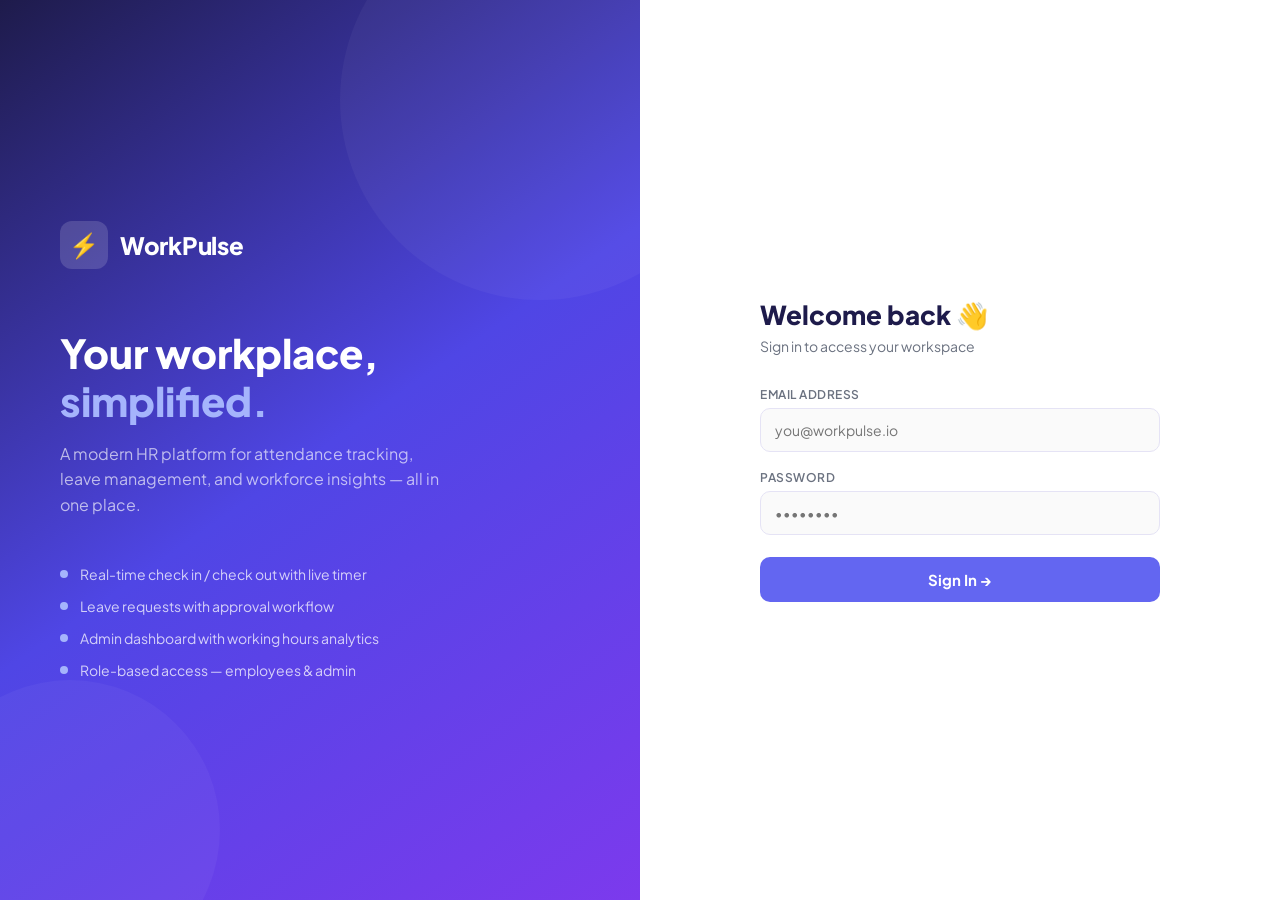
<file: index.html>
<!DOCTYPE html>
<html lang="en">
<head>
  <meta charset="UTF-8" />
  <meta name="viewport" content="width=device-width, initial-scale=1.0"/>
  <title>WorkPulse HRMS — Dashboard</title>
  <link rel="stylesheet" href="style.css"/>
  <link rel="preconnect" href="https://fonts.googleapis.com"/>
  <link href="https://fonts.googleapis.com/css2?family=Plus+Jakarta+Sans:wght@400;500;600;700&display=swap" rel="stylesheet"/>
  <link rel="icon" href="data:image/svg+xml,<svg xmlns='http://www.w3.org/2000/svg' viewBox='0 0 100 100'><text y='.9em' font-size='90'>💼</text></svg>"/>
</head>
<body>
<div class="app-shell">

  <!-- SIDEBAR -->
  <aside class="sidebar" id="sidebar">
    <div class="sidebar-logo">
      <span class="logo-icon">⚡</span>
      <span class="logo-text">WorkPulse</span>
    </div>
    <div class="sidebar-profile">
      <div class="avatar" id="sidebarAvatar">--</div>
      <div class="profile-info">
        <div class="profile-name" id="sidebarName">--</div>
        <div class="profile-role" id="sidebarRole">--</div>
      </div>
    </div>
    <nav class="sidebar-nav">
      <a href="#" class="nav-item active" data-screen="dashboard"><span class="nav-icon">🏠</span><span>Dashboard</span></a>
      <a href="#" class="nav-item" data-screen="leave"><span class="nav-icon">📅</span><span>Leave</span></a>
      <a href="#" class="nav-item" data-screen="attendance"><span class="nav-icon">⏱️</span><span>Attendance</span></a>
      <a href="#" class="nav-item" data-screen="profile"><span class="nav-icon">👤</span><span>My Profile</span></a>
      <a href="#" class="nav-item" data-screen="payslip"><span class="nav-icon">💰</span><span>Payslip</span></a>
    </nav>
    <div class="sidebar-footer">
      <a href="#" class="nav-item logout" id="logoutBtn"><span class="nav-icon">🚪</span><span>Logout</span></a>
    </div>
  </aside>

  <!-- MAIN CONTENT -->
  <main class="main-content">
    <header class="topbar">
      <button class="menu-toggle" id="menuToggle">☰</button>
      <div class="topbar-search">
        <span>🔍</span>
        <input type="text" placeholder="Search anything..."/>
      </div>
      <div class="topbar-right">
        <div class="clock-badge" id="liveClock">--:--</div>
        <button class="notif-btn">🔔<span class="notif-dot"></span></button>
        <div class="topbar-avatar" id="topbarAvatar">--</div>
      </div>
    </header>

    <!-- DASHBOARD SCREEN -->
    <div class="screen active" id="screen-dashboard">
      <div class="page-header">
        <div>
          <h1 id="greetingText">Good Morning 👋</h1>
          <p class="page-subtitle">Here's your overview for today</p>
        </div>
      </div>

      <!-- CHECK IN / OUT PANEL -->
      <div class="checkin-panel" id="checkinPanel">
        <div class="checkin-left">
          <div class="checkin-status-dot" id="checkinDot"></div>
          <div class="checkin-info">
            <div class="checkin-title" id="checkinTitle">Not Checked In</div>
            <div class="checkin-sub" id="checkinSub">Tap Check In to start your session</div>
          </div>
        </div>
        <div class="checkin-timer-block">
          <div class="checkin-timer" id="checkinTimer">00:00:00</div>
          <div class="checkin-timer-label">Working Hours Today</div>
        </div>
        <div class="checkin-times">
          <div class="checkin-time-item">
            <span class="checkin-time-label">Check In</span>
            <span class="checkin-time-val" id="displayCheckIn">--:--</span>
          </div>
          <div class="checkin-divider">→</div>
          <div class="checkin-time-item">
            <span class="checkin-time-label">Check Out</span>
            <span class="checkin-time-val" id="displayCheckOut">--:--</span>
          </div>
        </div>
        <div class="checkin-actions">
          <button class="btn btn-checkin" id="checkInBtn">
            <span id="checkInBtnIcon">▶</span>
            <span id="checkInBtnText">Check In</span>
          </button>
          <button class="btn btn-break-named" id="breakMorningBtn" data-label="Morning Break">☕ Morning Break</button>
          <button class="btn btn-break-named" id="breakLunchBtn"   data-label="Lunch Break">🍽 Lunch</button>
          <button class="btn btn-break-named" id="breakEveningBtn" data-label="Evening Break">🌇 Evening Break</button>
          <button class="btn btn-checkout" id="checkOutBtn">⏹ Check Out</button>
          <button class="btn btn-permission" id="permissionBtn">🚶 Permission</button>
        </div>
        <div id="breakInfo" style="display:none;"></div>
      </div>

      <!-- TODAY'S TIMELINE -->
      <div class="card" style="margin-bottom:20px;">
        <div class="card-header">
          <h3>⏱ Today's Activity Timeline</h3>
          <span class="month-label" id="todayDateLabel">--</span>
        </div>
        <div id="sessionTimeline" style="padding:4px 0;"></div>
      </div>

      <div class="stat-grid">
        <div class="stat-card"><div class="stat-icon" style="background:#ede9fe">📅</div><div class="stat-info"><div class="stat-value">12</div><div class="stat-label">Leave Balance</div></div></div>
        <div class="stat-card"><div class="stat-icon" style="background:#dcfce7">⏰</div><div class="stat-info"><div class="stat-value" id="statCheckIn">--:--</div><div class="stat-label">Check-In Today</div></div></div>
        <div class="stat-card"><div class="stat-icon" style="background:#fef9c3">📊</div><div class="stat-info"><div class="stat-value">96%</div><div class="stat-label">Attendance (June)</div></div></div>
        <div class="stat-card"><div class="stat-icon" style="background:#fee2e2">⌛</div><div class="stat-info"><div class="stat-value" id="statHours">0h 0m</div><div class="stat-label">Hours Today</div></div></div>
      </div>

      <div class="dashboard-grid">
        <div class="card calendar-card">
          <div class="card-header"><h3>Attendance Calendar</h3><span class="month-label">June 2025</span></div>
          <div class="calendar-grid" id="calendarGrid"></div>
        </div>
        <div class="card">
          <div class="card-header"><h3>Leave Balance</h3></div>
          <div class="leave-bars" id="leaveBars"></div>
        </div>
      </div>

      <div class="dashboard-grid">
        <div class="card">
          <div class="card-header"><h3>Recent Requests</h3><a href="#" class="link-sm">View all →</a></div>
          <div id="recentRequests"></div>
        </div>
        <div class="card">
          <div class="card-header"><h3>Upcoming Holidays</h3></div>
          <div id="holidayList"></div>
        </div>
      </div>
    </div>

    <!-- LEAVE SCREEN -->
    <div class="screen" id="screen-leave">
      <div class="page-header">
        <div><h1>Leave Management</h1><p class="page-subtitle">Apply and track your leave requests</p></div>
        <button class="btn btn-primary" id="openLeaveModal">+ Apply Leave</button>
      </div>
      <div class="card">
        <div class="card-header"><h3>Leave History</h3></div>
        <table class="data-table">
          <thead><tr><th>Type</th><th>From</th><th>To</th><th>Days</th><th>Reason</th><th>Status</th></tr></thead>
          <tbody id="leaveHistoryBody"></tbody>
        </table>
      </div>
    </div>

    <!-- ATTENDANCE SCREEN -->
    <div class="screen" id="screen-attendance">
      <div class="page-header"><div><h1>Attendance Log</h1><p class="page-subtitle">Your daily attendance records</p></div></div>
      <div class="card today-session-card">
        <div class="card-header"><h3>📍 Today's Session</h3><span class="month-label" id="todayDateLabel">--</span></div>
        <div class="session-summary-grid">
          <div class="session-item"><div class="session-label">Check In</div><div class="session-val" id="attCheckIn">--:--</div></div>
          <div class="session-arrow">→</div>
          <div class="session-item"><div class="session-label">Check Out</div><div class="session-val" id="attCheckOut">--:--</div></div>
          <div class="session-sep"></div>
          <div class="session-item"><div class="session-label">Total Hours</div><div class="session-val accent" id="attTotalHours">0h 0m</div></div>
          <div class="session-item"><div class="session-label">Status</div><div class="session-val" id="attStatus"><span class="badge badge-yellow">Not Started</span></div></div>
        </div>
      </div>
      <div class="stat-grid">
        <div class="stat-card"><div class="stat-icon" style="background:#dcfce7">✅</div><div class="stat-info"><div class="stat-value">5</div><div class="stat-label">Present Days (Jun)</div></div></div>
        <div class="stat-card"><div class="stat-icon" style="background:#fee2e2">❌</div><div class="stat-info"><div class="stat-value">0</div><div class="stat-label">Absent Days (Jun)</div></div></div>
        <div class="stat-card"><div class="stat-icon" style="background:#fef9c3">⏰</div><div class="stat-info"><div class="stat-value">09:04</div><div class="stat-label">Avg Check-In</div></div></div>
        <div class="stat-card"><div class="stat-icon" style="background:#ede9fe">⌛</div><div class="stat-info"><div class="stat-value">9h 04m</div><div class="stat-label">Avg Hours/Day</div></div></div>
      </div>
      <div class="card">
        <div class="card-header"><h3>Daily Log — June 2025</h3></div>
        <table class="data-table">
          <thead><tr><th>Date</th><th>Check In</th><th>Check Out</th><th>Hours</th><th>Status</th></tr></thead>
          <tbody id="attendanceLogBody"></tbody>
        </table>
      </div>
    </div>

    <!-- PROFILE SCREEN -->
    <div class="screen" id="screen-profile">
      <div class="page-header">
        <div><h1>My Profile</h1><p class="page-subtitle">Personal and employment information</p></div>
        <button class="btn btn-outline">✏️ Edit Profile</button>
      </div>
      <div class="profile-grid">
        <div class="card profile-card">
          <div class="profile-avatar-lg" id="profileAvatarLg">--</div>
          <h2 id="profileName">--</h2>
          <p id="profileRole">--</p>
          <div class="profile-badges">
            <span class="badge badge-green">Active</span>
            <span class="badge badge-blue">Full-Time</span>
          </div>
        </div>
        <div class="card"><div class="card-header"><h3>Personal Details</h3></div><div class="detail-list" id="personalDetails"></div></div>
        <div class="card"><div class="card-header"><h3>Employment Details</h3></div><div class="detail-list" id="employmentDetails"></div></div>
      </div>
    </div>

    <!-- PAYSLIP SCREEN -->
    <div class="screen" id="screen-payslip">
      <div class="page-header"><div><h1>Payslip</h1><p class="page-subtitle">Your salary statements</p></div></div>
      <div class="card">
        <div class="card-header"><h3>Payslip History</h3></div>
        <table class="data-table">
          <thead><tr><th>Month</th><th>Gross Salary</th><th>Deductions</th><th>Net Pay</th><th>Status</th><th>Action</th></tr></thead>
          <tbody id="payslipBody"></tbody>
        </table>
      </div>
    </div>
  </main>
</div>

<!-- LEAVE MODAL — must be direct child of body, outside app-shell -->
<div class="modal-overlay" id="leaveModal">
  <div class="modal">
    <div class="modal-header"><h3>Apply for Leave</h3><button class="modal-close" id="closeLeaveModal">✕</button></div>
    <div class="modal-body">
      <div class="form-group"><label>Leave Type</label><select class="form-control" id="leaveType"><option>Casual Leave</option><option>Sick Leave</option><option>Earned Leave</option><option>Maternity / Paternity</option></select></div>
      <div class="form-row">
        <div class="form-group"><label>From Date</label><input type="date" class="form-control" id="leaveFrom"/></div>
        <div class="form-group"><label>To Date</label><input type="date" class="form-control" id="leaveTo"/></div>
      </div>
      <div class="form-group"><label>Reason</label><textarea class="form-control" rows="3" id="leaveReason" placeholder="Brief reason for leave..."></textarea></div>
      <div id="leaveFormError" style="color:#ef4444;font-size:12px;margin-top:4px;display:none;"></div>
    </div>
    <div class="modal-footer">
      <button class="btn btn-outline" id="cancelLeave">Cancel</button>
      <button class="btn btn-primary" id="submitLeaveBtn">Submit Request</button>
    </div>
  </div>
</div>
<script src="auth.js"></script>
<script src="app.js"></script>
</body>
</html>
</file>
<file: style.css>
/* ============================================================
   WorkPulse HRMS — Main Stylesheet
   ============================================================ */

*, *::before, *::after { box-sizing: border-box; margin: 0; padding: 0; }

:root {
  --brand:       #6366f1;
  --brand-dark:  #4f46e5;
  --brand-light: #ede9fe;
  --accent:      #7c3aed;

  --bg:          #f8f7ff;
  --surface:     #ffffff;
  --surface-2:   #f1f0f9;
  --border:      #e5e3f5;

  --text-primary:   #1e1b4b;
  --text-secondary: #6b7280;
  --text-muted:     #9ca3af;

  --green:  #22c55e; --green-bg:  #dcfce7;
  --red:    #ef4444; --red-bg:    #fee2e2;
  --yellow: #f59e0b; --yellow-bg: #fef9c3;
  --blue:   #3b82f6; --blue-bg:   #dbeafe;

  --radius: 12px;
  --radius-sm: 8px;
  --shadow: 0 1px 4px rgba(99,102,241,0.08), 0 4px 16px rgba(99,102,241,0.06);
  --shadow-lg: 0 8px 32px rgba(99,102,241,0.14);

  --sidebar-width: 240px;
  --topbar-height: 64px;
  --font: 'Plus Jakarta Sans', sans-serif;
}

html, body { height: 100%; font-family: var(--font); background: var(--bg); color: var(--text-primary); font-size: 14px; line-height: 1.5; }

/* ── APP SHELL ────────────────────────────────────────────── */
.app-shell { display: flex; height: 100vh; overflow: hidden; }

/* ── SIDEBAR ─────────────────────────────────────────────── */
.sidebar {
  width: var(--sidebar-width);
  background: var(--text-primary);
  display: flex;
  flex-direction: column;
  padding: 0;
  flex-shrink: 0;
  transition: transform .25s ease;
  z-index: 100;
  overflow-y: auto;
}

.sidebar-logo {
  display: flex;
  align-items: center;
  gap: 10px;
  padding: 20px 20px 16px;
  border-bottom: 1px solid rgba(255,255,255,0.08);
}
.logo-icon { font-size: 22px; }
.logo-text { font-size: 18px; font-weight: 700; color: #fff; letter-spacing: -0.3px; }
.admin-badge { background: var(--brand); color: #fff; font-size: 10px; font-weight: 600; padding: 2px 7px; border-radius: 99px; margin-left: auto; }

.sidebar-profile {
  display: flex;
  align-items: center;
  gap: 10px;
  padding: 16px 20px;
  border-bottom: 1px solid rgba(255,255,255,0.08);
}
.avatar {
  width: 38px; height: 38px;
  border-radius: 50%;
  background: var(--brand);
  color: #fff;
  font-weight: 700;
  font-size: 13px;
  display: flex; align-items: center; justify-content: center;
  flex-shrink: 0;
}
.profile-name { color: #fff; font-weight: 600; font-size: 13px; }
.profile-role { color: rgba(255,255,255,.5); font-size: 11px; }

.sidebar-nav { flex: 1; padding: 12px 12px 0; display: flex; flex-direction: column; gap: 2px; }
.sidebar-footer { padding: 12px; border-top: 1px solid rgba(255,255,255,0.08); display: flex; flex-direction: column; gap: 2px; }

.nav-item {
  display: flex;
  align-items: center;
  gap: 10px;
  padding: 9px 12px;
  border-radius: var(--radius-sm);
  color: rgba(255,255,255,.6);
  text-decoration: none;
  font-size: 13.5px;
  font-weight: 500;
  transition: all .15s ease;
  cursor: pointer;
  position: relative;
}
.nav-item:hover { background: rgba(255,255,255,.08); color: #fff; }
.nav-item.active { background: var(--brand); color: #fff; }
.nav-icon { font-size: 16px; flex-shrink: 0; }
.nav-badge { margin-left: auto; background: var(--red); color: #fff; font-size: 10px; font-weight: 700; padding: 1px 6px; border-radius: 99px; }
.admin-link { color: rgba(255,255,255,.6); }
.logout:hover { background: rgba(239,68,68,.15); color: #f87171; }

/* ── MAIN CONTENT ─────────────────────────────────────────── */
.main-content {
  flex: 1;
  display: flex;
  flex-direction: column;
  overflow: hidden;
  min-width: 0;
}

/* ── TOPBAR ──────────────────────────────────────────────── */
.topbar {
  height: var(--topbar-height);
  background: var(--surface);
  border-bottom: 1px solid var(--border);
  display: flex;
  align-items: center;
  padding: 0 24px;
  gap: 16px;
  flex-shrink: 0;
}
.menu-toggle { display: none; background: none; border: none; font-size: 20px; cursor: pointer; color: var(--text-secondary); }
.topbar-search { flex: 1; max-width: 360px; display: flex; align-items: center; gap: 8px; background: var(--surface-2); border-radius: 99px; padding: 8px 14px; }
.topbar-search input { border: none; background: none; outline: none; font-family: var(--font); font-size: 13px; color: var(--text-primary); width: 100%; }
.topbar-right { margin-left: auto; display: flex; align-items: center; gap: 12px; }
.clock-badge { background: var(--brand-light); color: var(--brand-dark); font-weight: 700; font-size: 13px; padding: 5px 12px; border-radius: 99px; }
.notif-btn { background: none; border: none; font-size: 20px; cursor: pointer; position: relative; }
.notif-dot { position: absolute; top: 1px; right: 1px; width: 8px; height: 8px; background: var(--red); border-radius: 50%; border: 2px solid var(--surface); }
.topbar-avatar { width: 32px; height: 32px; border-radius: 50%; background: var(--brand); color: #fff; font-weight: 700; font-size: 11px; display: flex; align-items: center; justify-content: center; cursor: pointer; }

/* ── SCREENS ─────────────────────────────────────────────── */
.screen { display: none; flex: 1; overflow-y: auto; padding: 24px; }
.screen.active { display: block; }

.page-header { display: flex; justify-content: space-between; align-items: flex-start; margin-bottom: 24px; }
.page-header h1 { font-size: 22px; font-weight: 700; color: var(--text-primary); }
.page-subtitle { color: var(--text-secondary); font-size: 13px; margin-top: 2px; }

/* ── STAT CARDS ──────────────────────────────────────────── */
.stat-grid { display: grid; grid-template-columns: repeat(4, 1fr); gap: 16px; margin-bottom: 24px; }
.stat-card { background: var(--surface); border: 1px solid var(--border); border-radius: var(--radius); padding: 18px; display: flex; align-items: center; gap: 14px; box-shadow: var(--shadow); }
.stat-icon { width: 44px; height: 44px; border-radius: 10px; display: flex; align-items: center; justify-content: center; font-size: 20px; flex-shrink: 0; }
.stat-value { font-size: 24px; font-weight: 700; color: var(--text-primary); }
.stat-label { color: var(--text-secondary); font-size: 12px; margin-top: 2px; }

/* ── CARDS ───────────────────────────────────────────────── */
.card { background: var(--surface); border: 1px solid var(--border); border-radius: var(--radius); padding: 20px; box-shadow: var(--shadow); margin-bottom: 20px; overflow-x: auto; }
.card-header { display: flex; justify-content: space-between; align-items: center; margin-bottom: 16px; }
.card-header h3 { font-size: 15px; font-weight: 600; }
.month-label { font-size: 12px; color: var(--text-secondary); background: var(--surface-2); padding: 3px 10px; border-radius: 99px; }

.dashboard-grid { display: grid; grid-template-columns: 1fr 1fr; gap: 20px; margin-bottom: 20px; }

/* ── CALENDAR ────────────────────────────────────────────── */
.calendar-grid { display: grid; grid-template-columns: repeat(7, 1fr); gap: 4px; }
.cal-day-head { text-align: center; font-size: 10px; font-weight: 600; color: var(--text-muted); padding: 4px 0; }
.cal-day { width: 32px; height: 32px; border-radius: 8px; display: flex; align-items: center; justify-content: center; font-size: 12px; font-weight: 500; cursor: default; margin: auto; }
.cal-day.present { background: var(--green-bg); color: var(--green); }
.cal-day.absent  { background: var(--red-bg);   color: var(--red); }
.cal-day.leave   { background: var(--yellow-bg); color: var(--yellow); }
.cal-day.today   { background: var(--brand); color: #fff; font-weight: 700; }
.cal-day.empty   { opacity: 0; }
.cal-day.weekend { color: var(--text-muted); background: var(--surface-2); }

/* ── LEAVE BARS ──────────────────────────────────────────── */
.leave-bar-item { margin-bottom: 14px; }
.leave-bar-label { display: flex; justify-content: space-between; font-size: 12px; color: var(--text-secondary); margin-bottom: 6px; }
.leave-bar-track { background: var(--surface-2); border-radius: 99px; height: 8px; overflow: hidden; }
.leave-bar-fill { height: 100%; border-radius: 99px; background: var(--brand); transition: width .4s ease; }

/* ── RECENT REQUESTS ─────────────────────────────────────── */
.request-item { display: flex; justify-content: space-between; align-items: center; padding: 10px 0; border-bottom: 1px solid var(--border); }
.request-item:last-child { border-bottom: none; }
.request-info { display: flex; flex-direction: column; gap: 2px; }
.request-type { font-size: 13px; font-weight: 500; }
.request-date { font-size: 11px; color: var(--text-muted); }

/* ── HOLIDAY LIST ─────────────────────────────────────────── */
.holiday-item { display: flex; justify-content: space-between; align-items: center; padding: 10px 0; border-bottom: 1px solid var(--border); }
.holiday-item:last-child { border-bottom: none; }
.holiday-name { font-size: 13px; font-weight: 500; }
.holiday-date { font-size: 11px; color: var(--text-muted); }

/* ── BADGES ──────────────────────────────────────────────── */
.badge { display: inline-block; padding: 3px 10px; border-radius: 99px; font-size: 11px; font-weight: 600; }
.badge-green   { background: var(--green-bg);  color: var(--green);  }
.badge-red     { background: var(--red-bg);    color: var(--red);    }
.badge-yellow  { background: var(--yellow-bg); color: #b45309;       }
.badge-blue    { background: var(--blue-bg);   color: var(--blue);   }
.badge-purple  { background: var(--brand-light); color: var(--brand-dark); }

/* ── BUTTONS ─────────────────────────────────────────────── */
.btn {
  display: inline-flex;
  align-items: center;
  gap: 6px;
  padding: 9px 18px;
  border-radius: var(--radius-sm);
  font-family: var(--font);
  font-size: 13px;
  font-weight: 600;
  cursor: pointer;
  border: none;
  transition: all .15s ease;
}
.btn-primary { background: var(--brand); color: #fff; }
.btn-primary:hover { background: var(--brand-dark); }
.btn-outline { background: transparent; color: var(--brand); border: 1.5px solid var(--brand); }
.btn-outline:hover { background: var(--brand-light); }
.btn-success { background: var(--green-bg); color: var(--green); border: 1.5px solid var(--green); }
.btn-success:hover { background: var(--green); color: #fff; }
.btn-danger { background: var(--red-bg); color: var(--red); border: 1.5px solid var(--red); }
.btn-danger:hover { background: var(--red); color: #fff; }
.btn-sm { padding: 5px 12px; font-size: 12px; }
.btn-group { display: flex; gap: 8px; }

/* ── TABLES ──────────────────────────────────────────────── */
.data-table { width: 100%; border-collapse: collapse; table-layout: auto; }
.data-table th { text-align: left; padding: 10px 14px; font-size: 11px; font-weight: 600; color: var(--text-muted); text-transform: uppercase; letter-spacing: .5px; border-bottom: 2px solid var(--border); white-space: nowrap; }
.data-table td { padding: 13px 14px; font-size: 13px; border-bottom: 1px solid var(--border); vertical-align: middle; }
.data-table tr:last-child td { border-bottom: none; }
.data-table tbody tr:hover { background: var(--surface-2); }
.table-actions-cell { display: flex; gap: 6px; }

/* ── FORMS ───────────────────────────────────────────────── */
.form-group { display: flex; flex-direction: column; gap: 6px; margin-bottom: 14px; }
.form-group label { font-size: 12px; font-weight: 600; color: var(--text-secondary); }
.form-control { padding: 9px 12px; border: 1.5px solid var(--border); border-radius: var(--radius-sm); font-family: var(--font); font-size: 13px; color: var(--text-primary); background: var(--surface); outline: none; transition: border-color .15s; width: 100%; }
.form-control:focus { border-color: var(--brand); }
select.form-control { cursor: pointer; }
textarea.form-control { resize: vertical; min-height: 80px; }
.form-row { display: grid; grid-template-columns: 1fr 1fr; gap: 14px; }

/* ── MODAL ───────────────────────────────────────────────── */
.modal-overlay { position: fixed; inset: 0; background: rgba(30,27,75,.5); display: none; align-items: center; justify-content: center; z-index: 200; backdrop-filter: blur(2px); }
.modal-overlay.open { display: flex; }
.modal { background: var(--surface); border-radius: 16px; width: 100%; max-width: 480px; box-shadow: var(--shadow-lg); }
.modal-lg { max-width: 600px; }
.modal-header { display: flex; justify-content: space-between; align-items: center; padding: 20px 24px 0; }
.modal-header h3 { font-size: 17px; font-weight: 700; }
.modal-close { background: none; border: none; font-size: 18px; cursor: pointer; color: var(--text-secondary); width: 32px; height: 32px; border-radius: 8px; display: flex; align-items: center; justify-content: center; }
.modal-close:hover { background: var(--surface-2); }
.modal-body { padding: 20px 24px; }
.modal-footer { padding: 0 24px 20px; display: flex; justify-content: flex-end; gap: 10px; }

/* ── PROFILE ─────────────────────────────────────────────── */
.profile-grid { display: grid; grid-template-columns: 240px 1fr 1fr; gap: 20px; }
.profile-card { display: flex; flex-direction: column; align-items: center; text-align: center; gap: 8px; }
.profile-avatar-lg { width: 72px; height: 72px; border-radius: 50%; background: var(--brand); color: #fff; font-size: 24px; font-weight: 700; display: flex; align-items: center; justify-content: center; margin-bottom: 4px; }
.profile-badges { display: flex; gap: 6px; flex-wrap: wrap; justify-content: center; }
.detail-list { display: flex; flex-direction: column; gap: 12px; }
.detail-row { display: flex; flex-direction: column; gap: 2px; border-bottom: 1px solid var(--border); padding-bottom: 12px; }
.detail-row:last-child { border-bottom: none; }
.detail-key { font-size: 11px; color: var(--text-muted); font-weight: 600; text-transform: uppercase; }
.detail-val { font-size: 13px; font-weight: 500; }

/* ── LINK ────────────────────────────────────────────────── */
.link-sm { font-size: 12px; color: var(--brand); text-decoration: none; }
.link-sm:hover { text-decoration: underline; }

/* ── LIVE DOT ────────────────────────────────────────────── */
.live-dot { width: 8px; height: 8px; background: var(--green); border-radius: 50%; animation: pulse 1.5s infinite; }
@keyframes pulse { 0%,100% { opacity: 1; } 50% { opacity: .4; } }

/* ── APPROVAL CARDS ──────────────────────────────────────── */
.approval-card { background: var(--surface); border: 1px solid var(--border); border-radius: var(--radius); padding: 20px 24px; margin-bottom: 16px; box-shadow: var(--shadow); }
.approval-card-header { display: flex; align-items: center; gap: 12px; margin-bottom: 14px; }
.approval-avatar { width: 40px; height: 40px; border-radius: 50%; background: var(--brand); color: #fff; font-size: 13px; font-weight: 700; display: flex; align-items: center; justify-content: center; flex-shrink: 0; }
.approval-name { font-weight: 600; font-size: 15px; }
.approval-meta { font-size: 12px; color: var(--text-muted); margin-top: 1px; }
.approval-details { display: grid; grid-template-columns: repeat(3, 1fr); gap: 12px; margin-bottom: 14px; }
.approval-detail-item { background: var(--surface-2); border-radius: 10px; padding: 10px 14px; }
.approval-detail-label { font-size: 10px; color: var(--text-muted); font-weight: 600; text-transform: uppercase; letter-spacing: .4px; margin-bottom: 4px; }
.approval-detail-val { font-size: 14px; font-weight: 700; }
.approval-reason { font-size: 13px; color: var(--text-secondary); margin-bottom: 14px; background: var(--surface-2); padding: 10px 14px; border-radius: 8px; line-height: 1.5; }
.approval-actions { display: flex; gap: 8px; justify-content: flex-end; }

/* ── CHART BARS ──────────────────────────────────────────── */
.bar-chart { display: flex; flex-direction: column; gap: 12px; }
.bar-row { display: flex; align-items: center; gap: 10px; }
.bar-label { width: 80px; font-size: 12px; color: var(--text-secondary); flex-shrink: 0; }
.bar-track { flex: 1; background: var(--surface-2); border-radius: 99px; height: 10px; overflow: hidden; }
.bar-fill { height: 100%; border-radius: 99px; background: var(--brand); }
.bar-count { width: 30px; font-size: 12px; font-weight: 600; text-align: right; color: var(--text-primary); }

/* week chart */
.week-chart { display: grid; grid-template-columns: repeat(7, 1fr); gap: 8px; align-items: flex-end; height: 120px; }
.week-bar-wrap { display: flex; flex-direction: column; align-items: center; justify-content: flex-end; height: 100%; gap: 4px; }
.week-bar { width: 100%; border-radius: 6px 6px 0 0; background: var(--brand); transition: height .4s ease; }
.week-bar-day { font-size: 10px; color: var(--text-muted); }
.week-bar-val { font-size: 10px; font-weight: 600; color: var(--text-secondary); }

/* employee status */
.emp-status-list { display: flex; flex-direction: column; gap: 8px; }
.emp-status-item { display: flex; align-items: center; justify-content: space-between; padding: 8px 0; border-bottom: 1px solid var(--border); }
.emp-status-item:last-child { border-bottom: none; }
.emp-status-left { display: flex; align-items: center; gap: 10px; }
.emp-status-info { display: flex; flex-direction: column; gap: 1px; }
.emp-status-name { font-size: 13px; font-weight: 500; }
.emp-status-dept { font-size: 11px; color: var(--text-muted); }

/* inline table controls */
.table-actions { display: flex; align-items: center; gap: 10px; flex-wrap: wrap; }
.search-inline { max-width: 200px; }
.select-inline { max-width: 160px; }

/* ── RESPONSIVE ──────────────────────────────────────────── */
@media (max-width: 900px) {
  .stat-grid { grid-template-columns: repeat(2, 1fr); }
  .dashboard-grid { grid-template-columns: 1fr; }
  .profile-grid { grid-template-columns: 1fr 1fr; }
}

@media (max-width: 640px) {
  :root { --sidebar-width: 240px; }
  .sidebar { position: fixed; left: 0; top: 0; height: 100%; transform: translateX(-100%); }
  .sidebar.open { transform: translateX(0); }
  .menu-toggle { display: flex; }
  .stat-grid { grid-template-columns: 1fr 1fr; }
  .profile-grid { grid-template-columns: 1fr; }
  .form-row { grid-template-columns: 1fr; }
  .topbar-search { display: none; }
  .approval-details { grid-template-columns: 1fr 1fr; }
  .screen { padding: 16px; }
}

/* ── CHECK IN / OUT PANEL ─────────────────────────────────── */
.checkin-panel {
  background: linear-gradient(135deg, #1e1b4b 0%, #4f46e5 60%, #7c3aed 100%);
  border-radius: var(--radius);
  padding: 22px 28px;
  display: flex;
  align-items: center;
  gap: 28px;
  margin-bottom: 24px;
  flex-wrap: wrap;
  box-shadow: 0 4px 24px rgba(99,102,241,0.35);
}

.checkin-left {
  display: flex;
  align-items: center;
  gap: 14px;
  flex: 1;
  min-width: 180px;
}

.checkin-status-dot {
  width: 14px;
  height: 14px;
  border-radius: 50%;
  background: #94a3b8;
  flex-shrink: 0;
  transition: background .3s;
  box-shadow: 0 0 0 3px rgba(148,163,184,.25);
}
.checkin-status-dot.active {
  background: #22c55e;
  box-shadow: 0 0 0 4px rgba(34,197,94,.3);
  animation: pulse 1.5s infinite;
}
.checkin-status-dot.done {
  background: #f59e0b;
  box-shadow: 0 0 0 4px rgba(245,158,11,.25);
  animation: none;
}

.checkin-title {
  color: #fff;
  font-size: 15px;
  font-weight: 700;
}
.checkin-sub {
  color: rgba(255,255,255,.6);
  font-size: 12px;
  margin-top: 2px;
}

.checkin-timer-block {
  text-align: center;
  flex-shrink: 0;
}
.checkin-timer {
  font-size: 32px;
  font-weight: 800;
  color: #fff;
  letter-spacing: 2px;
  font-variant-numeric: tabular-nums;
  font-family: 'Courier New', monospace;
  text-shadow: 0 2px 12px rgba(0,0,0,.2);
}
.checkin-timer-label {
  color: rgba(255,255,255,.5);
  font-size: 11px;
  margin-top: 2px;
  text-transform: uppercase;
  letter-spacing: .5px;
}

.checkin-times {
  display: flex;
  align-items: center;
  gap: 16px;
  flex-shrink: 0;
}
.checkin-time-item {
  display: flex;
  flex-direction: column;
  align-items: center;
  gap: 3px;
}
.checkin-time-label {
  color: rgba(255,255,255,.5);
  font-size: 10px;
  text-transform: uppercase;
  letter-spacing: .5px;
}
.checkin-time-val {
  color: #fff;
  font-size: 18px;
  font-weight: 700;
  letter-spacing: 1px;
}
.checkin-divider {
  color: rgba(255,255,255,.35);
  font-size: 20px;
  margin-top: 14px;
}

.btn-checkin {
  background: rgba(255,255,255,.15);
  color: #fff;
  border: 2px solid rgba(255,255,255,.35);
  padding: 12px 28px;
  font-size: 15px;
  font-weight: 700;
  border-radius: 99px;
  cursor: pointer;
  display: flex;
  align-items: center;
  gap: 8px;
  transition: all .2s ease;
  flex-shrink: 0;
  backdrop-filter: blur(4px);
}
.btn-checkin:hover { background: rgba(255,255,255,.25); border-color: #fff; }
.btn-checkin.checked-in {
  background: rgba(239,68,68,.25);
  border-color: #fca5a5;
  color: #fca5a5;
}
.btn-checkin.checked-in:hover { background: rgba(239,68,68,.4); }

/* ── TODAY SESSION CARD ───────────────────────────────────── */
.today-session-card { margin-bottom: 24px; }
.session-summary-grid {
  display: flex;
  align-items: center;
  gap: 24px;
  flex-wrap: wrap;
}
.session-item { display: flex; flex-direction: column; gap: 4px; }
.session-label { font-size: 11px; color: var(--text-muted); text-transform: uppercase; letter-spacing: .5px; font-weight: 600; }
.session-val { font-size: 20px; font-weight: 700; color: var(--text-primary); }
.session-val.accent { color: var(--brand); }
.session-arrow { font-size: 20px; color: var(--text-muted); margin-top: 14px; }
.session-sep { width: 1px; height: 40px; background: var(--border); }

/* ── PUNCH GRID (admin) ───────────────────────────────────── */
.punch-grid {
  display: grid;
  grid-template-columns: repeat(auto-fill, minmax(220px, 1fr));
  gap: 14px;
}
.punch-card {
  background: var(--surface-2);
  border: 1px solid var(--border);
  border-radius: 12px;
  padding: 16px;
  display: flex;
  flex-direction: column;
  gap: 10px;
}
.punch-card-header { display: flex; align-items: center; gap: 10px; }
.punch-card-avatar { width: 32px; height: 32px; border-radius: 50%; background: var(--brand); color: #fff; font-size: 11px; font-weight: 700; display: flex; align-items: center; justify-content: center; flex-shrink: 0; }
.punch-card-name { font-size: 13px; font-weight: 600; white-space: nowrap; overflow: hidden; text-overflow: ellipsis; }
.punch-card-dept { font-size: 11px; color: var(--text-muted); }
.punch-card-times { display: flex; justify-content: space-between; gap: 8px; }
.punch-time-item { display: flex; flex-direction: column; gap: 2px; }
.punch-time-label { font-size: 9px; color: var(--text-muted); text-transform: uppercase; letter-spacing: .4px; font-weight: 600; }
.punch-time-val { font-size: 15px; font-weight: 700; }
.punch-hours { display: flex; justify-content: space-between; align-items: center; padding-top: 8px; border-top: 1px solid var(--border); }
.punch-hours-val { font-size: 13px; font-weight: 700; color: var(--brand); }

/* ── WORK HOURS TABLE PROGRESS ───────────────────────────── */
.wh-progress { display: flex; align-items: center; gap: 8px; }
.wh-bar-track { flex: 1; background: var(--surface-2); border-radius: 99px; height: 6px; overflow: hidden; }
.wh-bar-fill { height: 100%; border-radius: 99px; transition: width .4s; }
.wh-bar-fill.good    { background: var(--green); }
.wh-bar-fill.warn    { background: var(--yellow); }
.wh-bar-fill.low     { background: var(--red); }
.wh-hours-label { font-size: 12px; font-weight: 600; white-space: nowrap; }

@media (max-width: 768px) {
  .checkin-panel { flex-direction: column; align-items: flex-start; gap: 16px; }
  .checkin-timer { font-size: 24px; }
  .session-summary-grid { gap: 16px; }
  .punch-grid { grid-template-columns: 1fr 1fr; }
}

/* ── NEW v2 STYLES ───────────────────────────────────────── */

/* Checkin actions row */
.checkin-actions { display:flex; gap:10px; align-items:center; flex-wrap:wrap; }

.btn-checkout {
  padding: 10px 18px; background: #ef4444; color:#fff;
  border:none; border-radius:10px; font-family:inherit;
  font-size:13px; font-weight:700; cursor:pointer;
  display:flex; align-items:center; gap:6px; transition:all .15s;
}
.btn-checkout:hover { background:#dc2626; }

.btn-permission {
  padding: 10px 18px; background: #f59e0b; color:#fff;
  border:none; border-radius:10px; font-family:inherit;
  font-size:13px; font-weight:700; cursor:pointer; transition:all .15s;
}
.btn-permission:hover { background:#d97706; }

/* Break status dot */
.checkin-status-dot.break { background:#f59e0b; animation:pulse 1.5s infinite; }
.checkin-status-dot.done  { background:#6b7280; }

/* Timeline */
.timeline-row {
  display:flex; align-items:flex-start; gap:12px;
  padding:10px 4px; border-bottom:1px solid var(--border);
}
.timeline-row:last-child { border-bottom:none; }
.timeline-dot {
  width:10px; height:10px; border-radius:50%; flex-shrink:0; margin-top:4px;
}
.timeline-content { flex:1; }
.timeline-label { font-size:13px; font-weight:600; display:flex; align-items:center; gap:6px; }
.timeline-time  { font-size:12px; color:var(--text-muted); margin-top:2px; }

/* Break picker button */
.break-type-btn { padding:10px 14px !important; text-align:left !important; }

/* Employee detail modal */
.emp-detail-grid { display:grid; grid-template-columns:1fr 1fr; gap:16px; }
@media(max-width:600px) { .emp-detail-grid { grid-template-columns:1fr; } }

/* Section tabs */
.detail-tabs { display:flex; gap:0; border-bottom:2px solid var(--border); margin-bottom:16px; }
.detail-tab { padding:8px 18px; font-size:13px; font-weight:600; color:var(--text-muted); cursor:pointer; border-bottom:2px solid transparent; margin-bottom:-2px; }
.detail-tab.active { color:var(--brand); border-bottom-color:var(--brand); }
.detail-tab-pane { display:none; }
.detail-tab-pane.active { display:block; }

/* Break summary chips */
.break-chips { display:flex; flex-wrap:wrap; gap:6px; margin-top:8px; }
.break-chip { background:var(--surface-2); border-radius:20px; padding:4px 10px; font-size:11px; font-weight:600; }

/* Admin report export button */
.btn-excel { background:#217346; color:#fff; border:none; border-radius:10px; padding:10px 18px; font-family:inherit; font-size:13px; font-weight:700; cursor:pointer; display:flex; align-items:center; gap:6px; }
.btn-excel:hover { background:#1a5c38; }

/* Leave balance edit row */
.leave-edit-row { display:flex; align-items:center; justify-content:space-between; padding:10px 0; border-bottom:1px solid var(--border); }
.leave-edit-row:last-child { border-bottom:none; }
.leave-edit-input { width:70px; padding:6px 10px; border:1.5px solid var(--border); border-radius:8px; font-family:inherit; font-size:14px; font-weight:700; text-align:center; }

/* ── BREAK BUTTONS ───────────────────────────────────────── */
.btn-break-named {
  padding: 10px 16px;
  background: #f59e0b;
  color: #fff;
  border: none;
  border-radius: 10px;
  font-family: inherit;
  font-size: 13px;
  font-weight: 700;
  cursor: pointer;
  transition: all .15s;
  white-space: nowrap;
}
.btn-break-named:hover:not(:disabled) { background: #d97706; }
.btn-break-named:disabled { cursor: not-allowed; }

.btn-break-resume {
  padding: 10px 16px;
  background: #22c55e;
  color: #fff;
  border: none;
  border-radius: 10px;
  font-family: inherit;
  font-size: 13px;
  font-weight: 700;
  cursor: pointer;
  transition: all .15s;
  animation: pulse 1.4s infinite;
  white-space: nowrap;
}
.btn-break-resume:hover { background: #16a34a; }

/* checkin panel wraps nicely on smaller screens */
.checkin-actions { flex-wrap: wrap; }
</file>
<file: admin.css>
/* ============================================================
   WorkPulse HRMS — Admin Theme CSS
   ============================================================ */

.admin-theme .sidebar {
  background: #1e1b4b;
}

.admin-theme .sidebar-logo {
  border-bottom-color: rgba(255,255,255,.1);
}

.admin-theme .nav-item.active {
  background: #6366f1;
}

.admin-avatar {
  background: #7c3aed !important;
}

.admin-avatar-sm {
  background: #7c3aed;
}

/* Report bars */
.report-bar-item { margin-bottom: 14px; }
.report-bar-label { display: flex; justify-content: space-between; font-size: 12px; color: var(--text-secondary); margin-bottom: 6px; }
.report-bar-track { background: var(--surface-2); border-radius: 99px; height: 10px; overflow: hidden; }
.report-bar-fill { height: 100%; border-radius: 99px; background: linear-gradient(90deg, #6366f1, #7c3aed); transition: width .5s ease; }

/* ── ADMIN LAYOUT FIXES ──────────────────────────────────── */

/* Approvals screen — max readable width */
#approvalCards { max-width: 760px; }

/* Employee table — prevent action buttons from wrapping */
.data-table .table-actions-cell { white-space: nowrap; }

/* Card header — ensure search+filter don't overflow into title */
.card-header { flex-wrap: wrap; gap: 10px; }

/* Page header — tighten on smaller viewports */
.page-header { flex-wrap: wrap; gap: 12px; }

/* Salary upload form — constrain the upload card */
#screen-admin-salary .dashboard-grid { grid-template-columns: 380px 1fr; }
@media (max-width: 900px) {
  #screen-admin-salary .dashboard-grid { grid-template-columns: 1fr; }
}

/* Work hours table — min width so it scrolls rather than squishes */
#screen-admin-workhours .data-table { min-width: 800px; }

/* Stat grid — consistent card height */
.stat-card { min-height: 80px; }

/* Admin topbar avatar size fix */
.admin-avatar-sm {
  width: 32px;
  height: 32px;
  border-radius: 50%;
  color: #fff;
  font-weight: 700;
  font-size: 11px;
  display: flex;
  align-items: center;
  justify-content: center;
}

/* Live dot alignment in card header */
.card-header .live-dot { margin-left: 6px; flex-shrink: 0; }

/* Bar chart label alignment */
.bar-label { text-align: right; }
</file>
